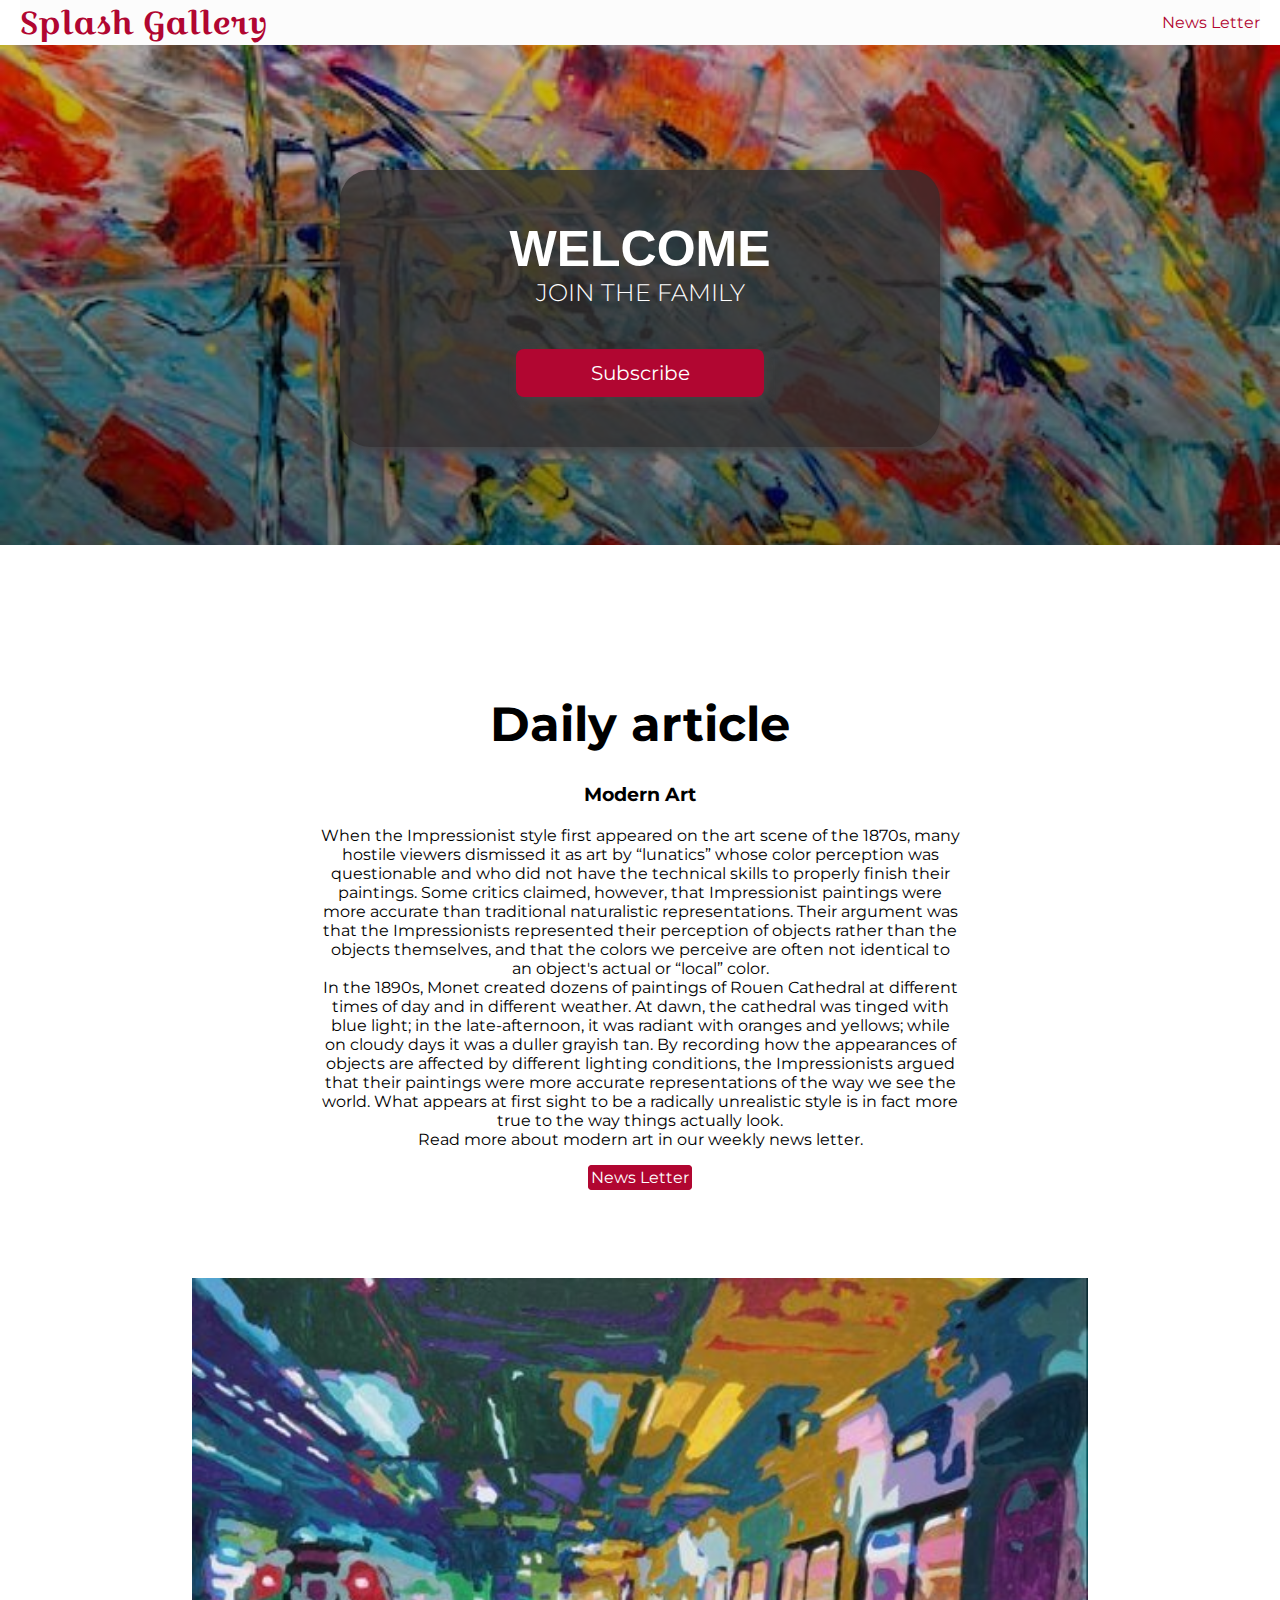
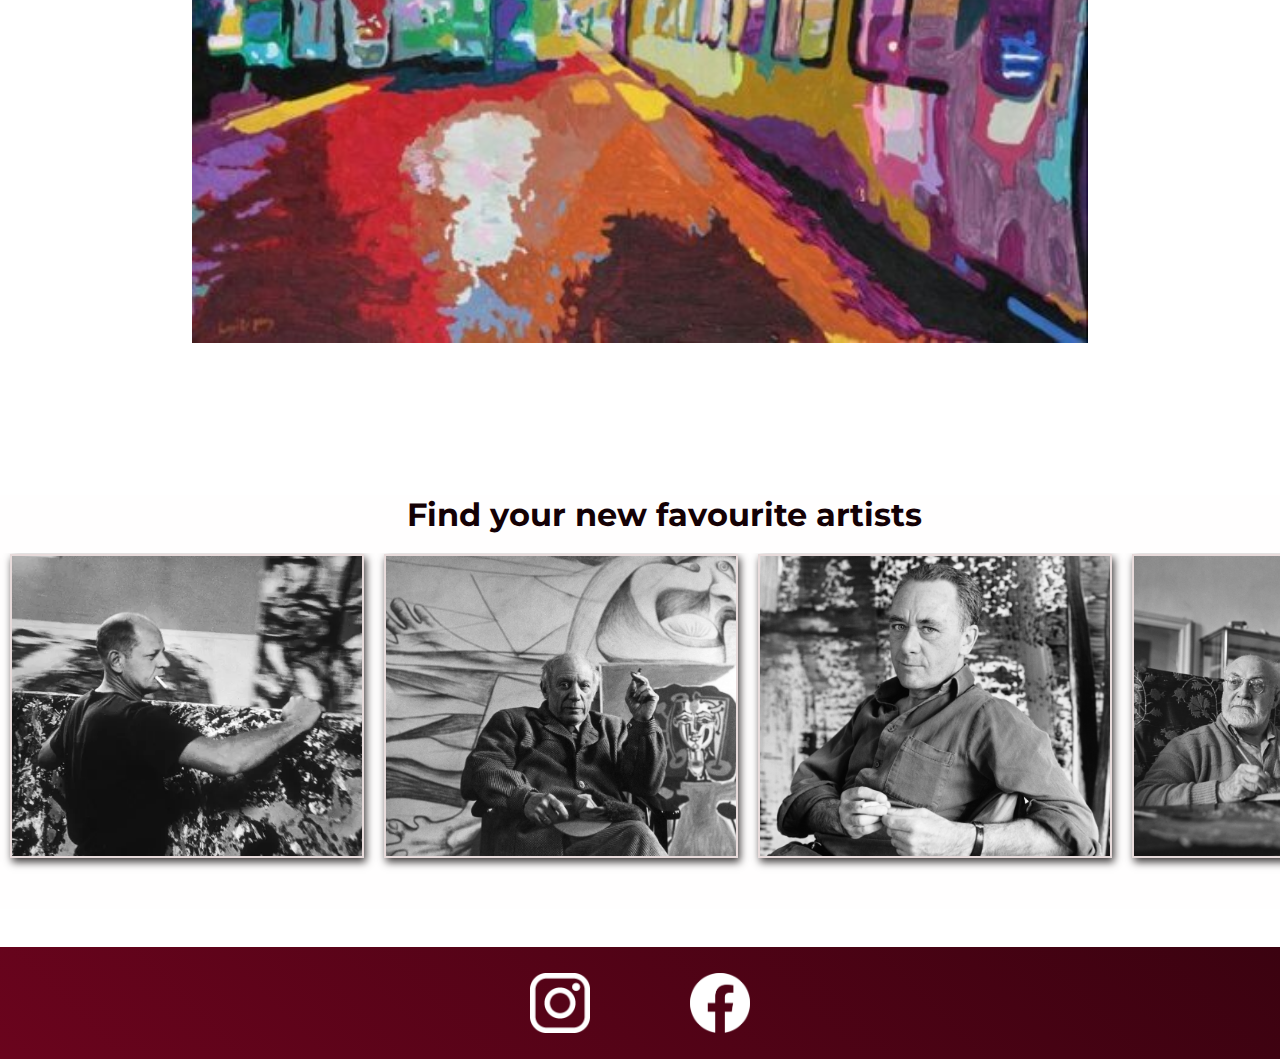
<file: index.html>
<!DOCTYPE html>
<html lang="en">
  <head>
    <meta charset="UTF-8" />
    <meta name="viewport" content="width=device-width, initial-scale=1.0" />
    <link rel="preconnect" href="https://fonts.googleapis.com">
<link rel="preconnect" href="https://fonts.gstatic.com" crossorigin>
<link href="https://fonts.googleapis.com/css2?family=Cormorant+Garamond:ital,wght@0,300;0,400;0,500;0,600;0,700;1,300;1,400;1,600;1,700&family=Croissant+One&family=Dancing+Script:wght@700&family=Fira+Sans:wght@400;700&family=Homemade+Apple&family=Indie+Flower&family=Montserrat:ital,wght@0,100;0,200;0,300;0,400;0,500;0,600;0,800;0,900;1,100;1,200;1,300;1,400;1,500;1,600;1,700;1,800;1,900&family=Mooli&family=Oswald:wght@700&family=Poppins:ital,wght@0,100;0,200;0,300;0,500;0,600;0,700;0,800;1,100;1,200;1,300;1,400;1,500;1,600;1,700;1,800;1,900&family=Sedgwick+Ave&family=Sedgwick+Ave+Display&family=Yellowtail&display=swap" rel="stylesheet">
    <title>Splash Gallery</title>
    <link rel="stylesheet" href="shared.css" />
    <link rel="stylesheet" href="styles.css" />
  </head>
  <body>
    <header>
      <nav>
        <div class="logo">
          <a href="index.html">Splash Gallery</a>
        </div>
        <ul class="nav-li">
          <li class="nav-list-items"><a href="news-letter.html">News Letter</a></li>
        </ul>
      </nav>
    </header>
    <main>
      <section id="hero">
        <center>
          <div id="hero-content">
            <h1>Welcome</h1>
            <p>Join the family</p>
            <a href="#">Subscribe</a>
          </div>
        </center>
      </section>
      <section style="height: 150px" id="blank"></section>
      <section class="blog">
        <div class="blog-title">
          <h2 class="testi">Daily article</h2>
        </div>
        
      <div class="short-intro">
        <div class="info">
        <h3 style="text-align: center; padding: 20px 0;">Modern Art</h3>
        <p style="text-align: center;">
          When the Impressionist style first appeared on the art scene of the 1870s, many hostile viewers dismissed it as art by “lunatics” whose color perception was questionable and who did not have the technical skills to properly finish their paintings. Some critics claimed, however, that Impressionist paintings were more accurate than traditional naturalistic representations. Their argument was that the Impressionists represented their perception of objects rather than the objects themselves, and that the colors we perceive are often not identical to an object's actual or “local” color.
        </p>
        <p style="text-align: center;" class="hidden-p">In the 1890s, Monet created dozens of paintings of Rouen Cathedral at different times of day and in different weather. At dawn, the cathedral was tinged with blue light; in the late-afternoon, it was radiant with oranges and yellows; while on cloudy days it was a duller grayish tan. By recording how the appearances of objects are affected by different lighting conditions, the Impressionists argued that their paintings were more accurate representations of the way we see the world. What appears at first sight to be a radically unrealistic style is in fact more true to the way things actually look.</p>
        <p style="text-align: center;">Read more about modern art in our weekly news letter.<br> <br> <a href="news-letter.html"> News Letter</a> </p>
      </div>  
      </div>
      <div style="align-self: center; width: 70%; padding-top: 15px;" class="info-photo">
          <img src="images/Modern-Works-of-Art.jpg" alt="">
        </div>
      </section>
      <section style="height: 100px" id="blank"></section>
      <section id="second-section">
        <p>Find your new favourite artists</p>
        
            <div>
                <button class="icon" onclick="scrolll()"><i class="fas fa-angle-left"></i></button>
            </div>
            <div class="cover">
             <ul id="scroll-images">
            <li class="child">
                <a href="https://en.wikipedia.org/wiki/Jackson_Pollock">
                    <img class="child-img" src="images/artist-1.webp" alt="Jackson Pollock">   
                </a>
            </li>
            <li class="child">
                <a href="https://en.wikipedia.org/wiki/Pablo_Picasso">
                    <img class="child-img" src="images/artist-2.jpg" alt="Pablo Picasso">
                </a>
            </li>
            <li class="child">
                <a href="https://en.wikipedia.org/wiki/Gerhard_Richter">
                    <img class="child-img" src="images/artist-3.jpg" alt="Gerhard Richter">    
                </a>
            </li>
            <li class="child">
                <a href="https://en.wikipedia.org/wiki/Henri_Matisse">
                    <img class="child-img" src="images/artist-4.jpg" alt="Henri Matisse">
                </a>
            </li>
            <li class="child">
                <a href="https://en.wikipedia.org/wiki/Andy_Warhol">
                    <img class="child-img" src="images/artist-5.jpg" alt="Andy Warhol">
                </a>
            </li>
            <li class="child">
                <a href="https://en.wikipedia.org/wiki/Salvador_Dal%C3%AD">
                    <img class="child-img" src="images/artist-6.webp" alt="Salvador Dalí">
                </a>
            </li>
        </ul>
        </div>
        <button class="icon" onclick="scrollr()"><i class="fas fa-angle-right"></i></button>

        <script>
            function scrolll(){
                var left=document.querySelector(".scroll-images");
                left.scrollBy(350, 0);
            }
            function scrollr(){
                var right=document.querySelector(".scroll-images");
                right.scrollBy(-350, 0);
            }
        </script>
       
    </section>
    <br>
    <br>
    </main>
    <footer>
        <ul>
          <li>
            <a href="https://www.instagram.com">
              <img src="images/icons/insta.png" alt="Instagram logo"
            /></a>
          </li>
          <li>
            <a href="https://www.facebook.com">
              <img src="images/icons/facebook.png" alt="Facebook logo" />
            </a>
          </li>
        </ul>
      </footer>
  </body>
</html>
</file>
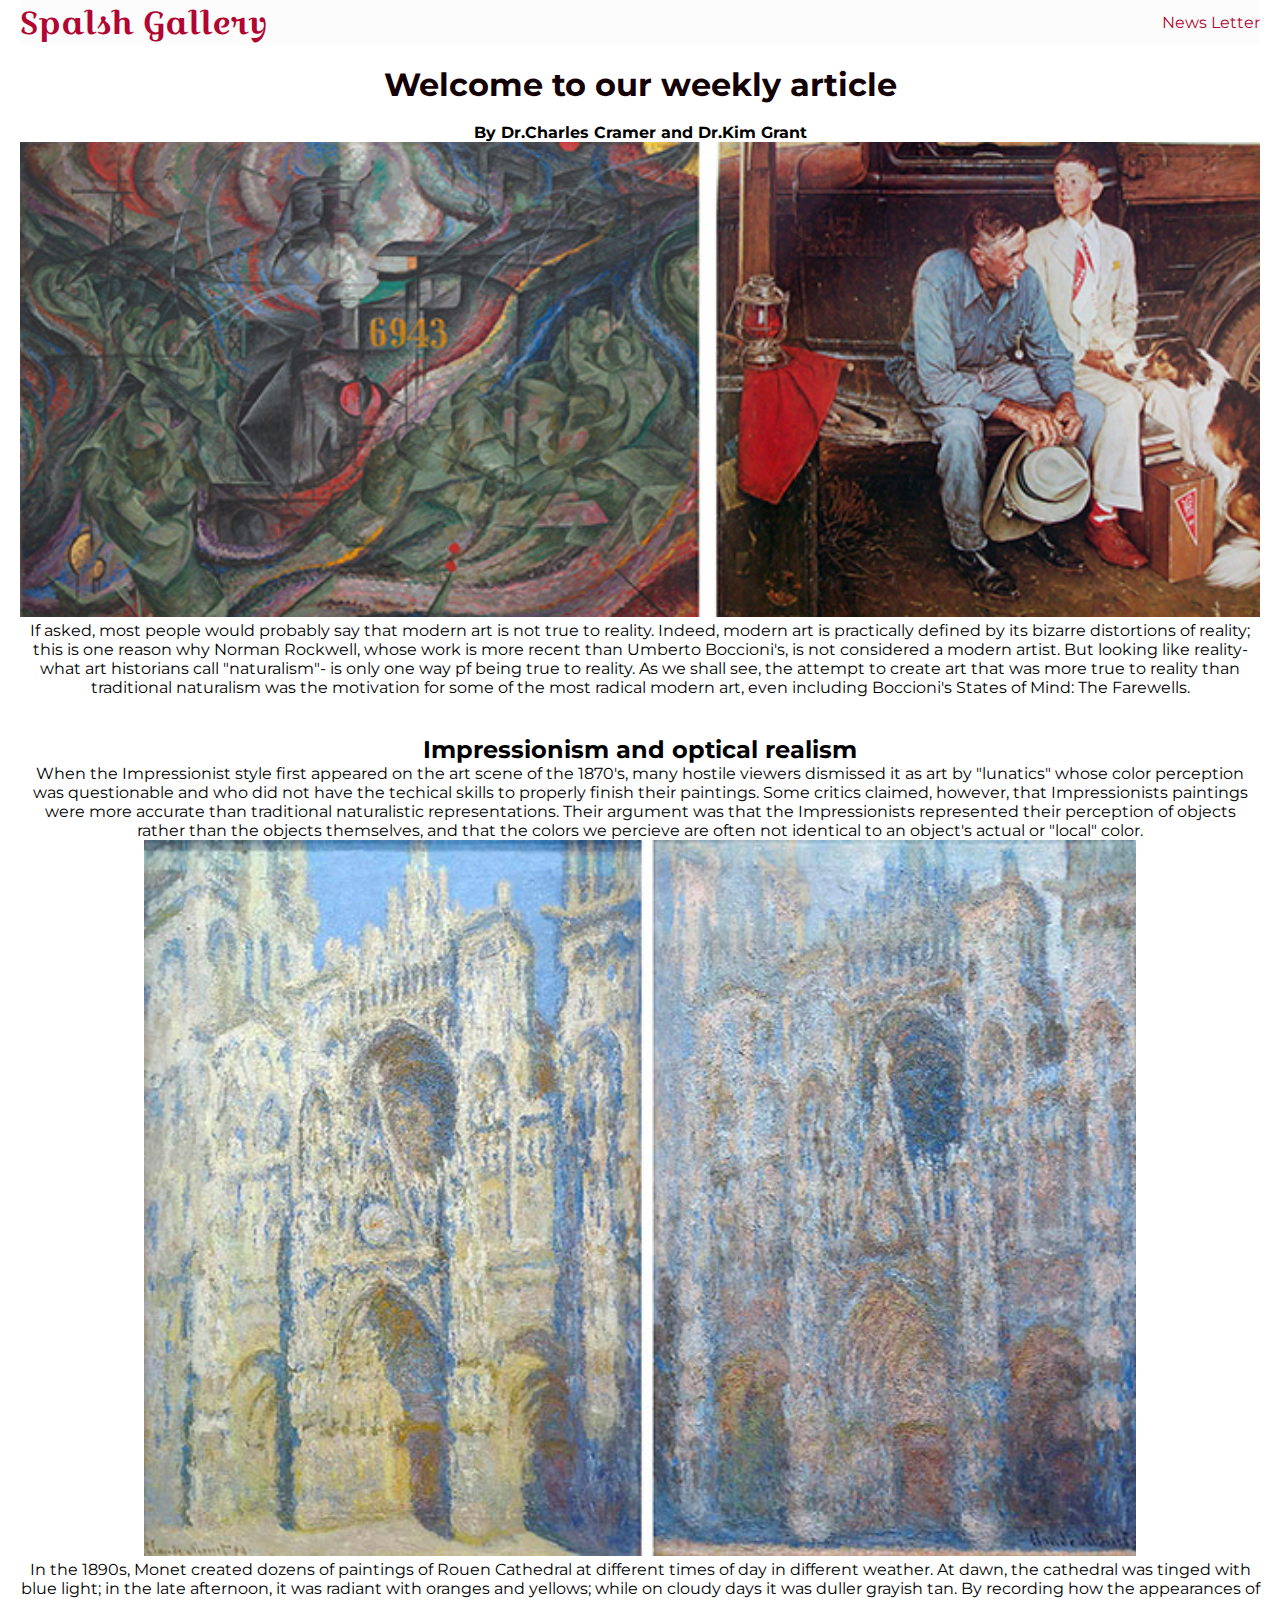
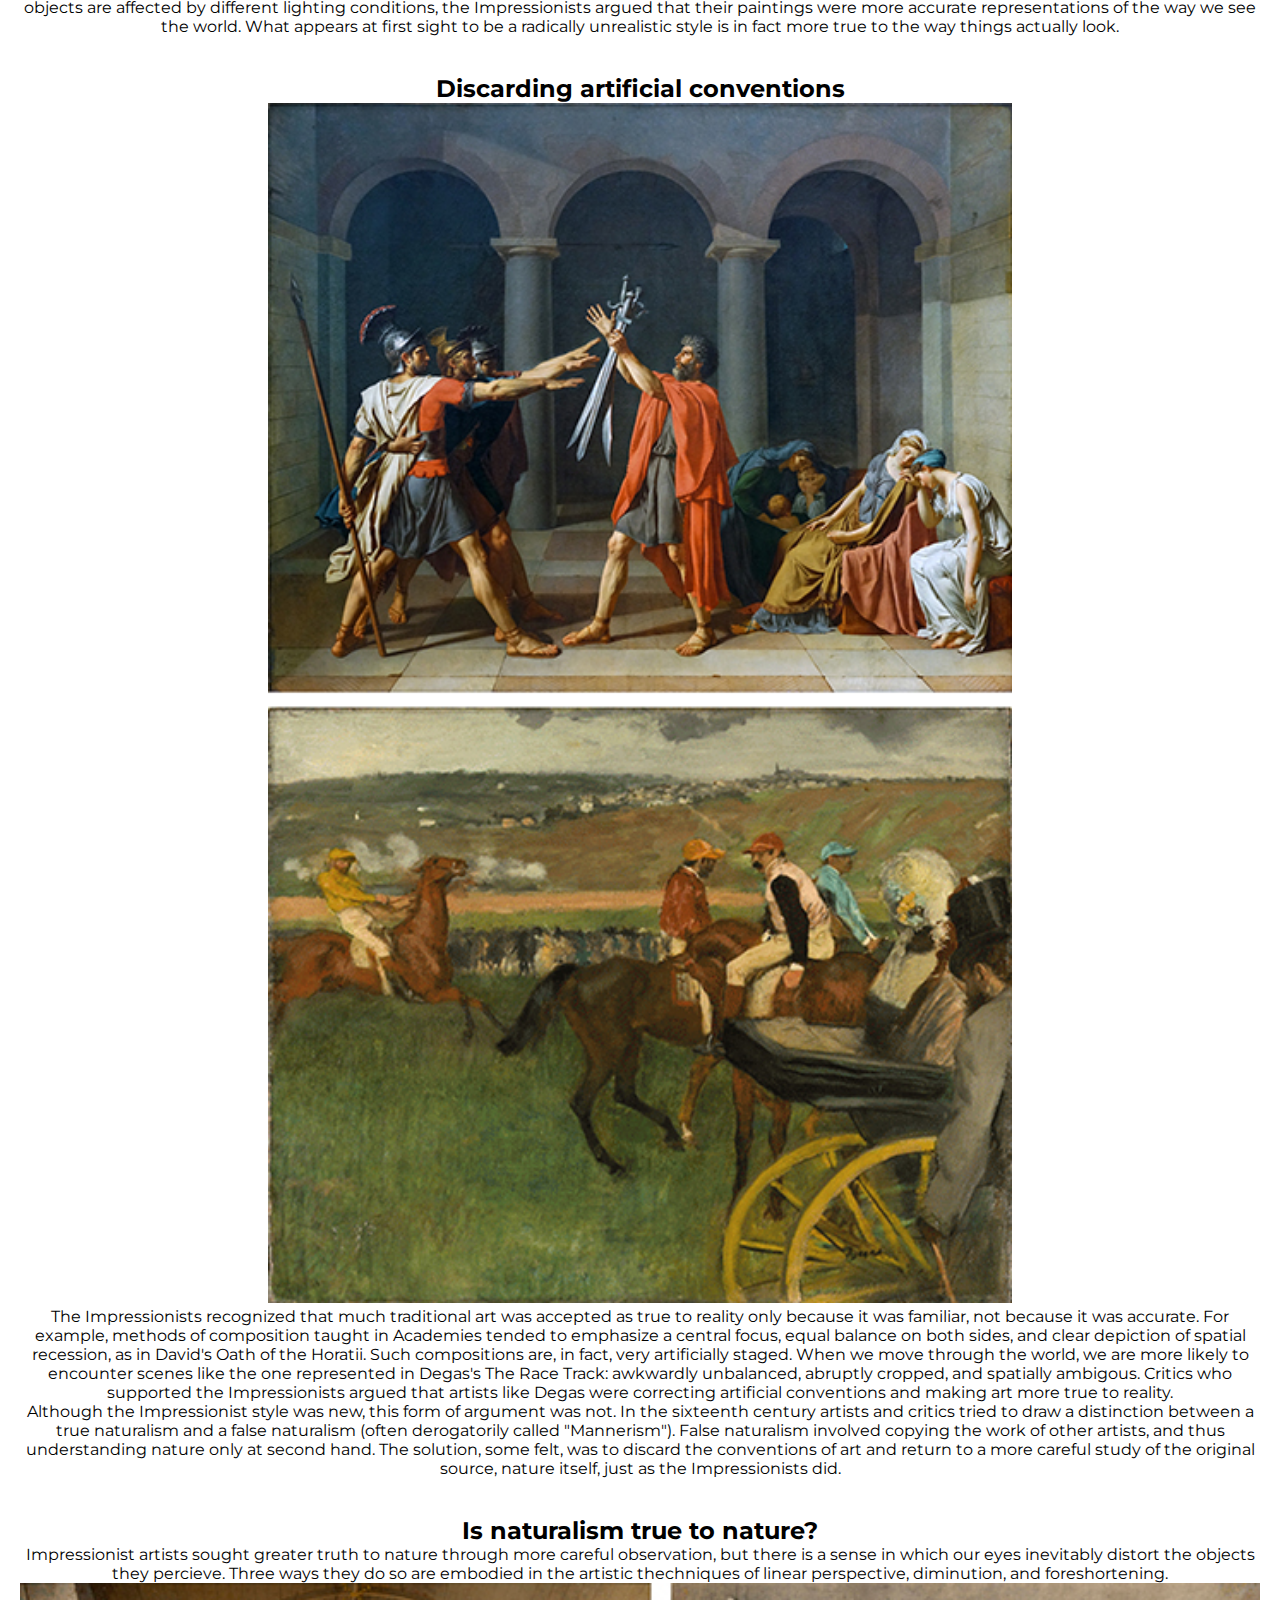
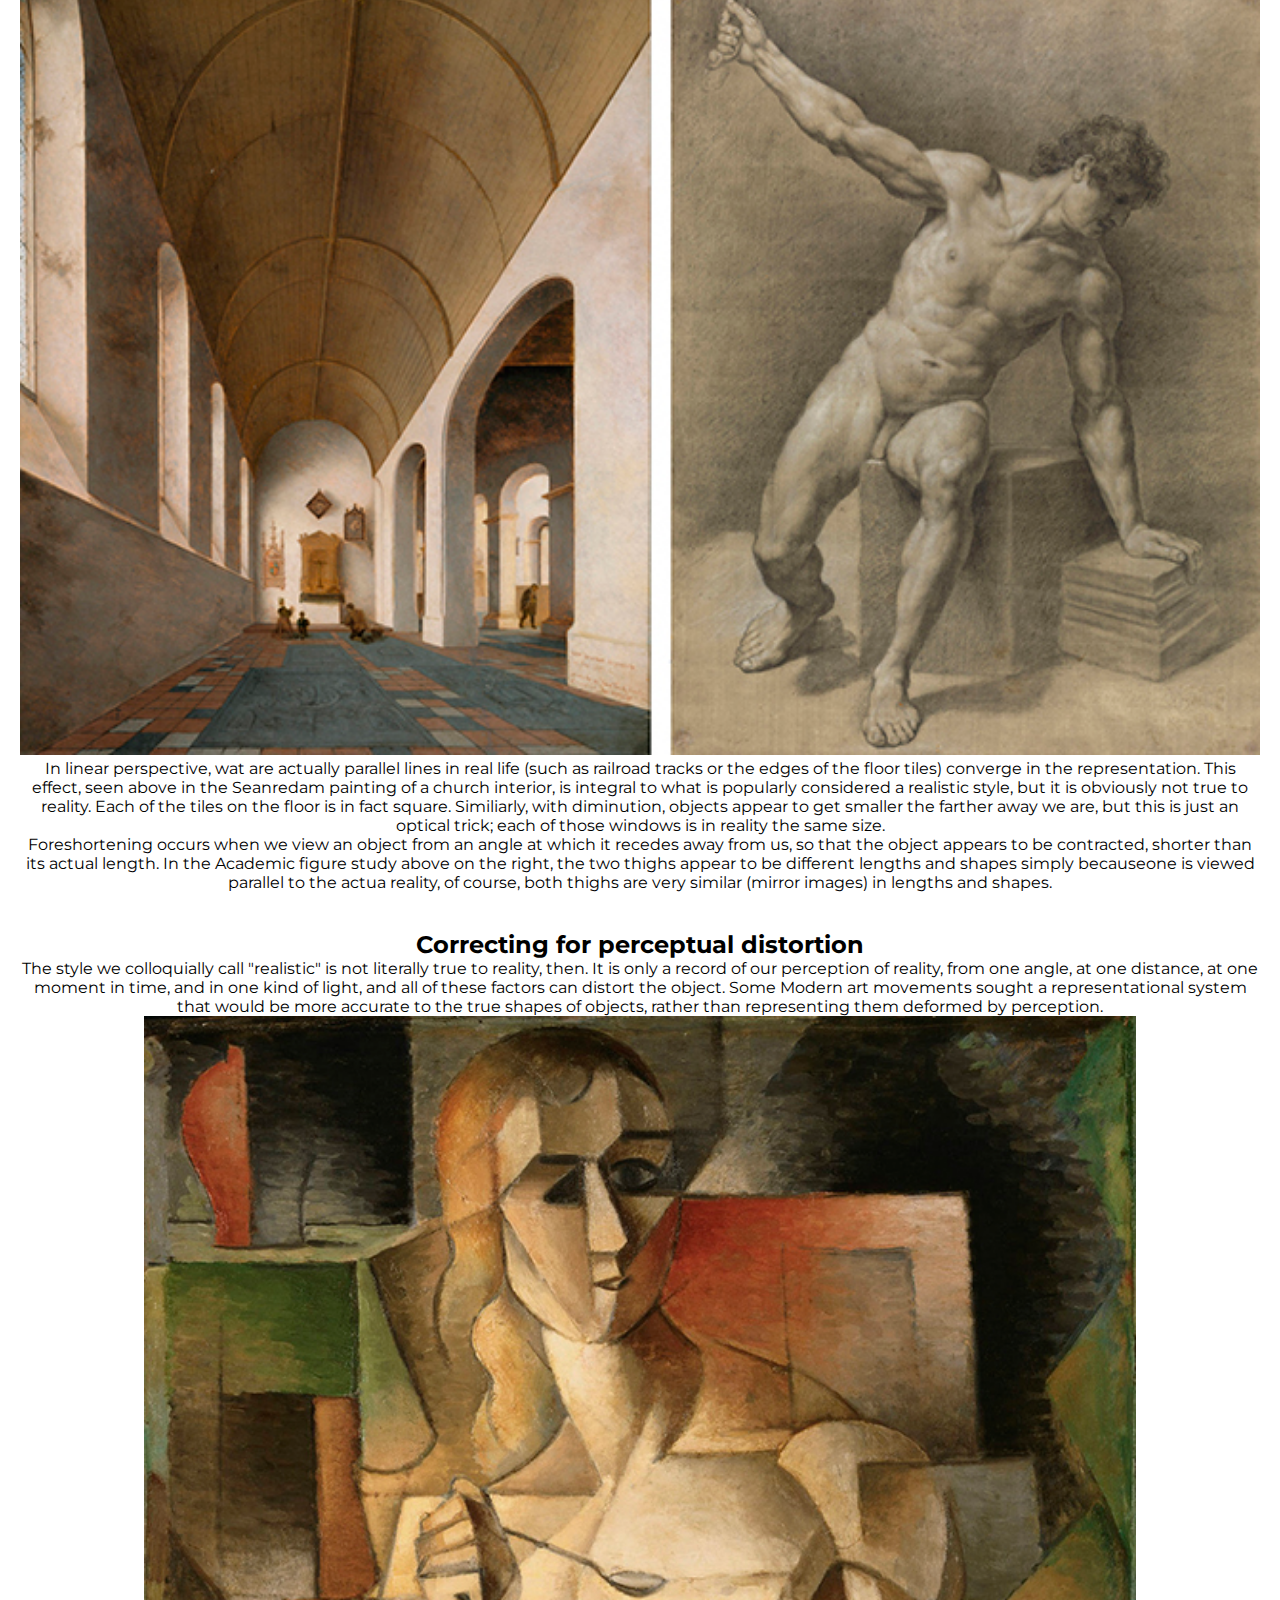
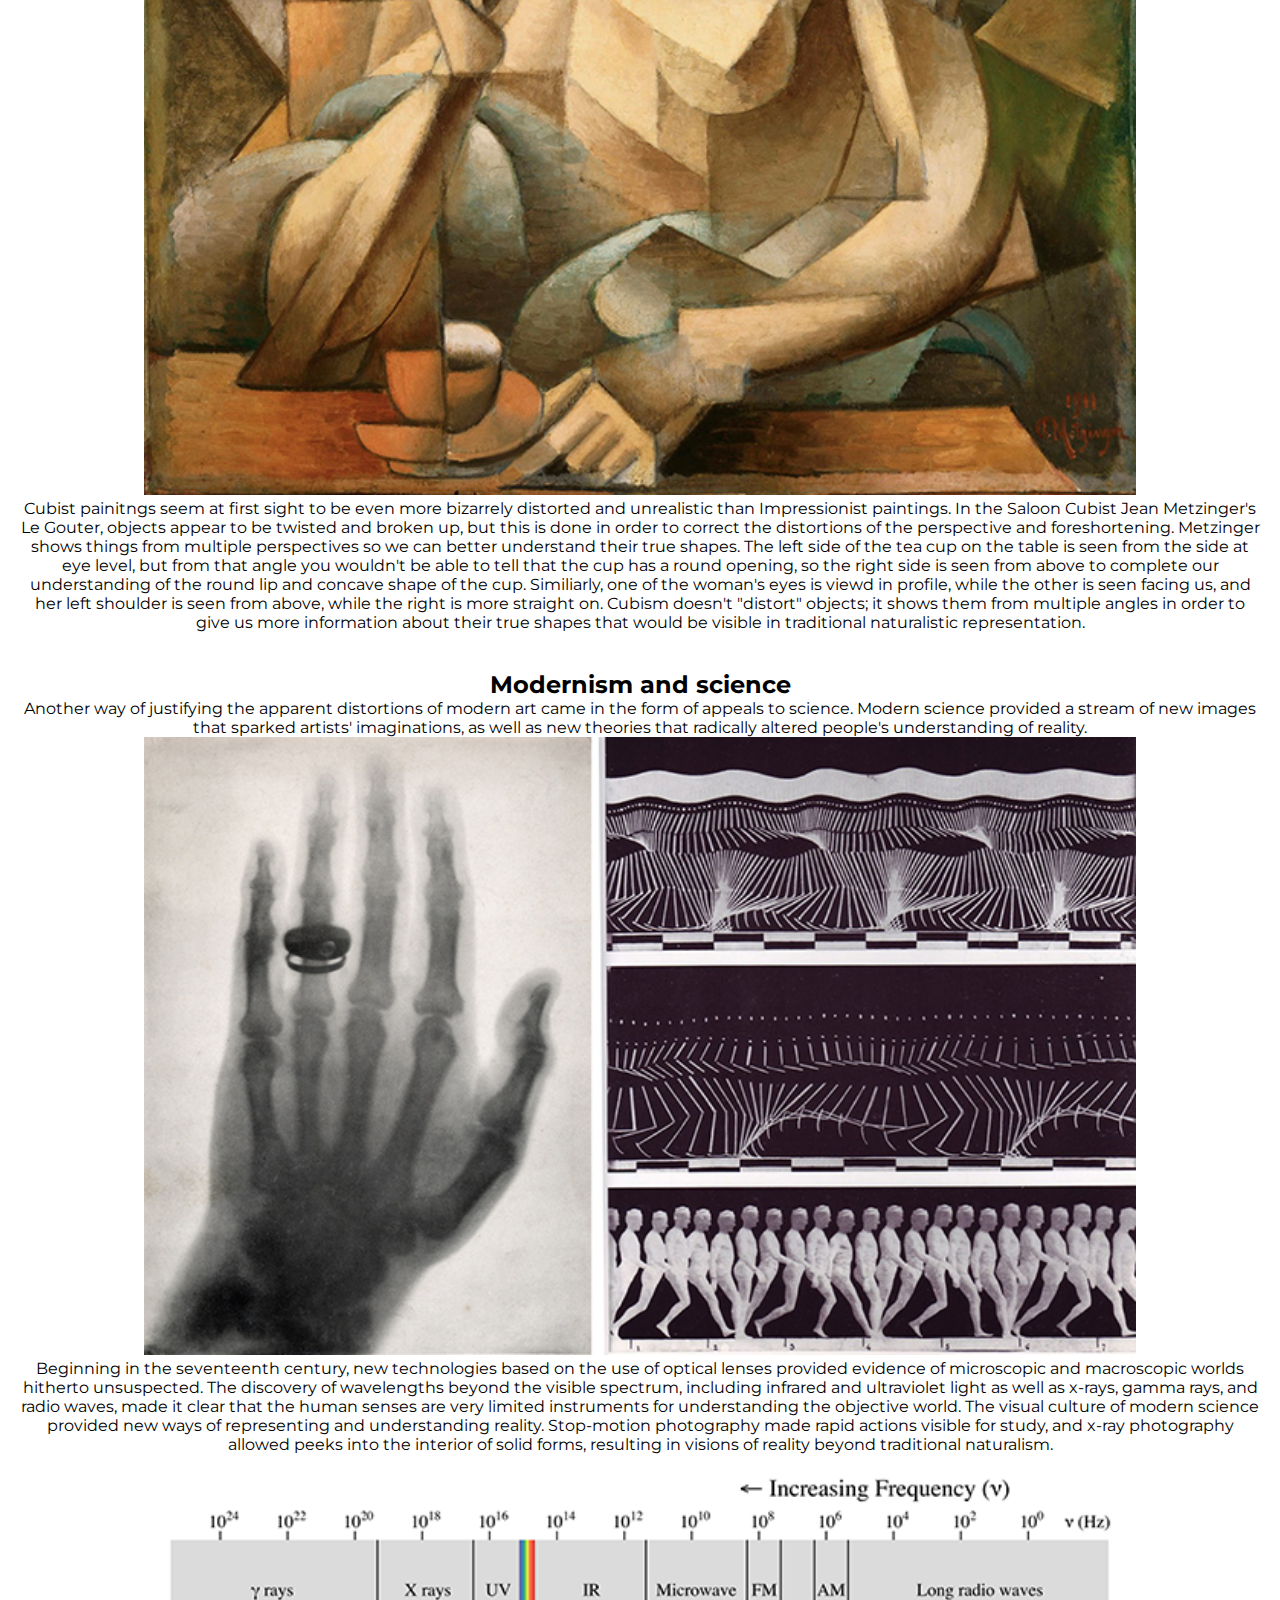
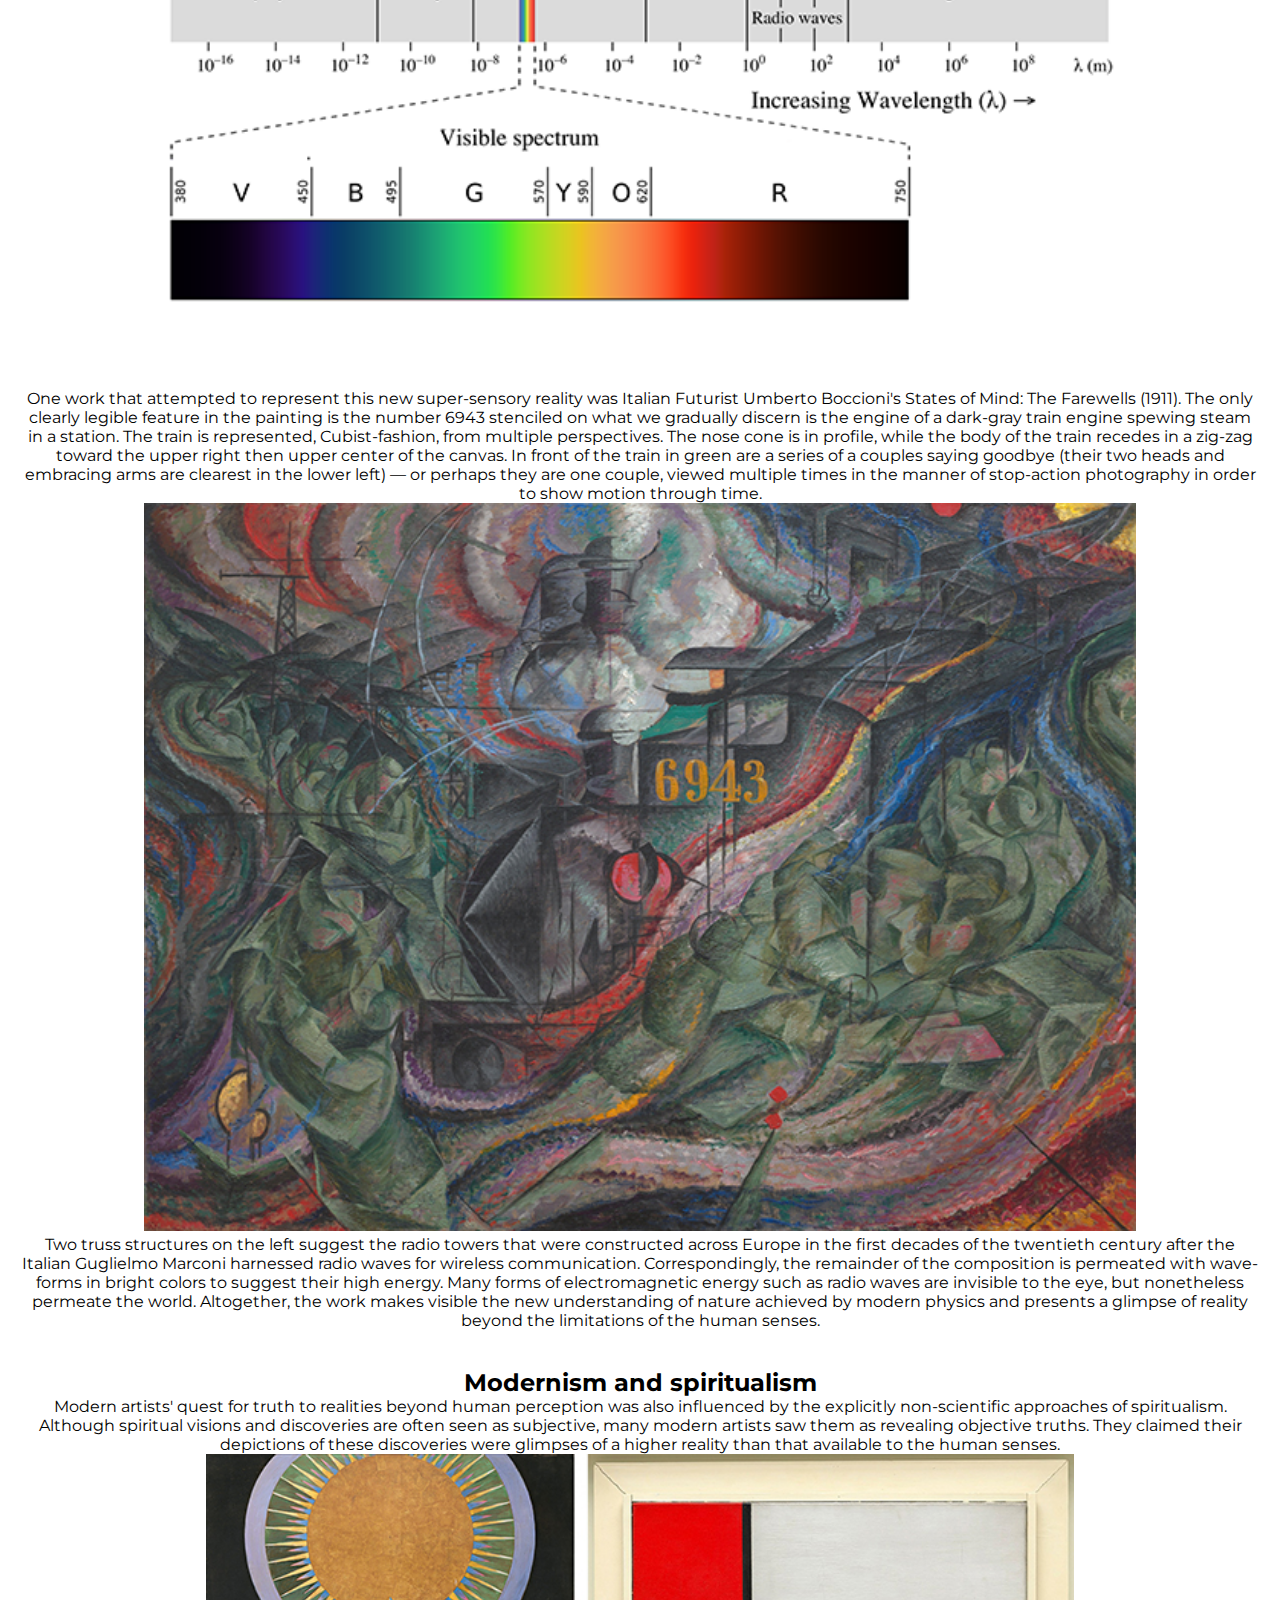
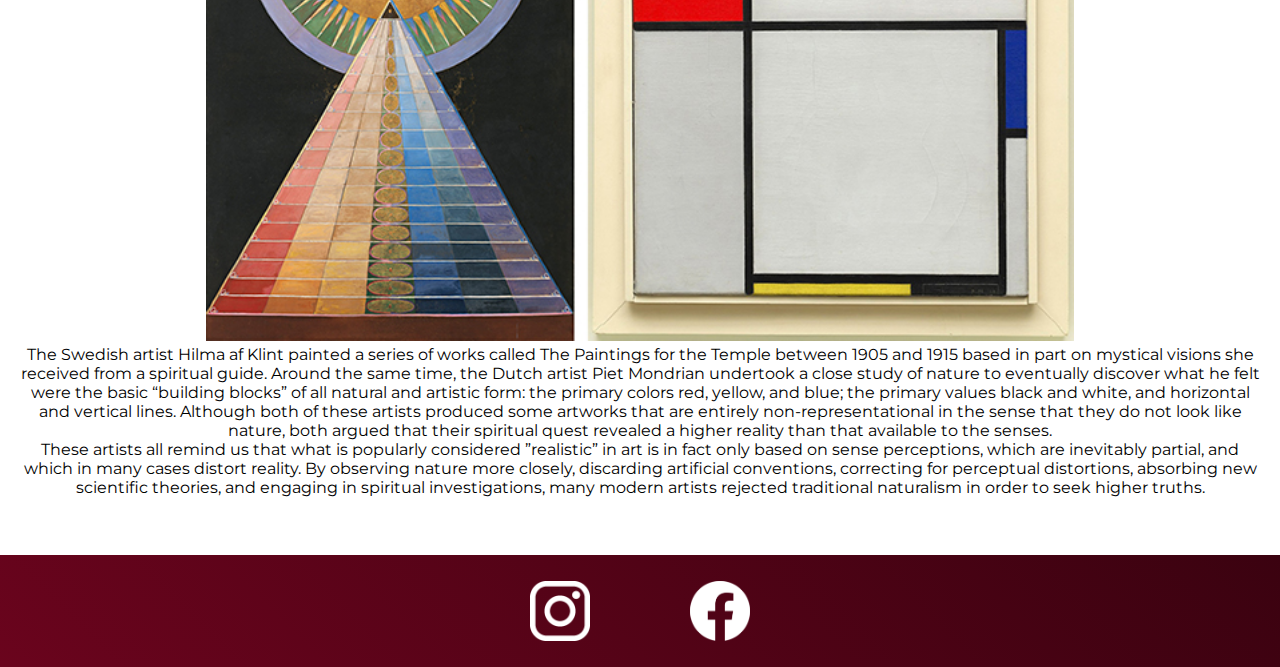
<file: news-letter.html>
<!DOCTYPE html>
<html lang="en">
  <head>
    <meta charset="UTF-8" />
    <meta name="viewport" content="width=device-width, initial-scale=1.0" />
    <link rel="preconnect" href="https://fonts.googleapis.com" />
    <link rel="preconnect" href="https://fonts.gstatic.com" crossorigin />
    <link
      href="https://fonts.googleapis.com/css2?family=Cormorant+Garamond:ital,wght@0,300;0,400;0,500;0,600;0,700;1,300;1,400;1,600;1,700&family=Croissant+One&family=Dancing+Script:wght@700&family=Fira+Sans:wght@400;700&family=Homemade+Apple&family=Indie+Flower&family=Montserrat:ital,wght@0,100;0,200;0,300;0,400;0,500;0,600;0,800;0,900;1,100;1,200;1,300;1,400;1,500;1,600;1,700;1,800;1,900&family=Mooli&family=Oswald:wght@700&family=Poppins:ital,wght@0,100;0,200;0,300;0,500;0,600;0,700;0,800;1,100;1,200;1,300;1,400;1,500;1,600;1,700;1,800;1,900&family=Sedgwick+Ave&family=Sedgwick+Ave+Display&family=Yellowtail&display=swap"
      rel="stylesheet"
    />
    <title>News Letter</title>
    <link rel="stylesheet" href="shared.css" />
    <link rel="stylesheet" href="styles.css" />
  </head>
  <body>
    <header>
      <nav>
        <div class="logo">
          <a href="index.html">Spalsh Gallery</a>
        </div>
        <ul class="nav-li">
          <li class="nav-list-items">
            <a href="news-letter.html">News Letter</a>
          </li>
        </ul>
      </nav>
    </header>
    <main style="margin: 20px">
      <div class="article-heading">
        <h1 style="text-align: center; color: #140105">
          Welcome to our weekly article
        </h1>
        <br />
      </div>
      <div style="text-align: center" class="article-box">
        <h4>By Dr.Charles Cramer and Dr.Kim Grant</h4>
        <img style="width: 100%;"" src="images/a-1.jpg" alt="Left: Umberto
        Boccioni, States of Mind: The Farewells, 1911, oil on canvas, 70.5 x
        96.2 cm (MoMA); Right: Norman Rockwell, Breaking Home Ties, 1954, oil on
        canvas, 112 x 112 cm (private collection)" />
        <p>
          If asked, most people would probably say that modern art is not true
          to reality. Indeed, modern art is practically defined by its bizarre
          distortions of reality; this is one reason why Norman Rockwell, whose
          work is more recent than Umberto Boccioni's, is not considered a
          modern artist. But looking like reality- what art historians call
          "naturalism"- is only one way pf being true to reality. As we shall
          see, the attempt to create art that was more true to reality than
          traditional naturalism was the motivation for some of the most radical
          modern art, even including Boccioni's States of Mind: The Farewells.
        </p>
      </div>
      <br>
      <br>
      <div style="text-align: center" class="article-box">
        <h2>Impressionism and optical realism</h2>
        <p>
          When the Impressionist style first appeared on the art scene of the
          1870's, many hostile viewers dismissed it as art by "lunatics" whose
          color perception was questionable and who did not have the techical
          skills to properly finish their paintings. Some critics claimed,
          however, that Impressionists paintings were more accurate than
          traditional naturalistic representations. Their argument was that the
          Impressionists represented their perception of objects rather than the
          objects themselves, and that the colors we percieve are often not
          identical to an object's actual or "local" color.
        </p>
        <img
          style="width: 80%"
          src="images/a-2.jpg"
          alt="Left: Claude Monet, Rouen Cathedral (The Portal and the Tour d’Albane in full Sunlight) also called Harmony in Blue and Gold, painted 1893, dated 1894, oil on canvas, 107 x 73 cm (Musée d’Orsay); Right: Rouen Cathedral, Portal, Morning sun, 1893, oil on canvas, 92.2 x 63.0 (Musée d’Orsay"
        />
        <p>
          In the 1890s, Monet created dozens of paintings of Rouen Cathedral at
          different times of day in different weather. At dawn, the cathedral
          was tinged with blue light; in the late afternoon, it was radiant with
          oranges and yellows; while on cloudy days it was duller grayish tan.
          By recording how the appearances of objects are affected by different
          lighting conditions, the Impressionists argued that their paintings
          were more accurate representations of the way we see the world. What
          appears at first sight to be a radically unrealistic style is in fact
          more true to the way things actually look.
        </p>
      </div>
      <br>
      <br>
      <div style="text-align: center" class="article-box">
        <h2>Discarding artificial conventions</h2>
        <img
          style="width: 60%"
          src="images/a-3.jpg"
          alt="Top: Jacques-Louis David, Oath of the Horatii, 1784, oil on canvas, 3.3 x 4.25 m (Musée du Louvre); Bottom: Edgar Degas, The Race Track: Amateur Jockeys near a Carriage, between 1876 and 1887, oil on canvas, 66 × 81 cm (Musée d’Orsay)"
        />
        <p>
          The Impressionists recognized that much traditional art was accepted
          as true to reality only because it was familiar, not because it was
          accurate. For example, methods of composition taught in Academies
          tended to emphasize a central focus, equal balance on both sides, and
          clear depiction of spatial recession, as in David's Oath of the
          Horatii. Such compositions are, in fact, very artificially staged.
          When we move through the world, we are more likely to encounter scenes
          like the one represented in Degas's The Race Track: awkwardly
          unbalanced, abruptly cropped, and spatially ambigous. Critics who
          supported the Impressionists argued that artists like Degas were
          correcting artificial conventions and making art more true to reality.
        </p>
        <p>
          Although the Impressionist style was new, this form of argument was
          not. In the sixteenth century artists and critics tried to draw a
          distinction between a true naturalism and a false naturalism (often
          derogatorily called "Mannerism"). False naturalism involved copying
          the work of other artists, and thus understanding nature only at
          second hand. The solution, some felt, was to discard the conventions
          of art and return to a more careful study of the original source,
          nature itself, just as the Impressionists did.
        </p>
      </div>
      <br>
      <br>
      <div style="text-align: center" class="article-box">
        <h2>Is naturalism true to nature?</h2>
        <p>
          Impressionist artists sought greater truth to nature through more
          careful observation, but there is a sense in which our eyes inevitably
          distort the objects they percieve. Three ways they do so are embodied
          in the artistic thechniques of linear perspective, diminution, and
          foreshortening.
        </p>
        <img style="width: 100%;"
          src="images/a-4.jpg"
          alt="Left: Pieter Saenredam, St Antoniuskapel in St Janskerk, Utrecht, 1645, oil on panel, 41.7 x 23 cm, (Centraal Museum, Utrecht); Right: Anton von Maron, Academic nude study, late 18th or early 19th century, black and white chalk on paper, 52.7 x 39.4 cm (private collection)"
        />
        <p>
          In linear perspective, wat are actually parallel lines in real life
          (such as railroad tracks or the edges of the floor tiles) converge in
          the representation. This effect, seen above in the Seanredam painting
          of a church interior, is integral to what is popularly considered a
          realistic style, but it is obviously not true to reality. Each of the
          tiles on the floor is in fact square. Similiarly, with diminution,
          objects appear to get smaller the farther away we are, but this is
          just an optical trick; each of those windows is in reality the same
          size.
        </p>
        <p>
          Foreshortening occurs when we view an object from an angle at which it
          recedes away from us, so that the object appears to be contracted,
          shorter than its actual length. In the Academic figure study above on
          the right, the two thighs appear to be different lengths and shapes
          simply becauseone is viewed parallel to the actua reality, of course,
          both thighs are very similar (mirror images) in lengths and shapes.
        </p>
      </div>
      <br>
      <br>
      <div style="text-align: center" class="article-box">
        <h2>Correcting for perceptual distortion</h2>
        <p>
          The style we colloquially call "realistic" is not literally true to
          reality, then. It is only a record of our perception of reality, from
          one angle, at one distance, at one moment in time, and in one kind of
          light, and all of these factors can distort the object. Some Modern
          art movements sought a representational system that would be more
          accurate to the true shapes of objects, rather than representing them
          deformed by perception.
        </p>
        <img
          style="width: 80%"
          src="images/a-5.jpg"
          alt="Jean Metzinger, Le Goûter, 1911, oil on cardboard, 29 7/8 x 27 5/8 inches (Philadelphia Museum of Art)"
        />
        <p>
          Cubist painitngs seem at first sight to be even more bizarrely
          distorted and unrealistic than Impressionist paintings. In the Saloon
          Cubist Jean Metzinger's Le Gouter, objects appear to be twisted and
          broken up, but this is done in order to correct the distortions of the
          perspective and foreshortening. Metzinger shows things from multiple
          perspectives so we can better understand their true shapes. The left
          side of the tea cup on the table is seen from the side at eye level,
          but from that angle you wouldn't be able to tell that the cup has a
          round opening, so the right side is seen from above to complete our
          understanding of the round lip and concave shape of the cup.
          Similiarly, one of the woman's eyes is viewd in profile, while the
          other is seen facing us, and her left shoulder is seen from above,
          while the right is more straight on. Cubism doesn't "distort" objects;
          it shows them from multiple angles in order to give us more
          information about their true shapes that would be visible in
          traditional naturalistic representation.
        </p>
      </div>
      <br>
      <br>
      <div style="text-align: center" class="article-box">
        <h2>Modernism and science</h2>
        <p>
          Another way of justifying the apparent distortions of modern art came
          in the form of appeals to science. Modern science provided a stream of
          new images that sparked artists' imaginations, as well as new theories
          that radically altered people's understanding of reality.
        </p>
        <img
          style="width: 80%"
          src="images/a-6.jpg"
          alt="Left: Wilhelm Röntgen, X-ray photograph of the hand of Albert von Kölliker, from Eine Neue Art von Strahlen (Würzburg, 1895); Right: Étienne-Jules Marey, photographs showing human locomotion, c. 1895"
        />
        <p>
          Beginning in the seventeenth century, new technologies based on the
          use of optical lenses provided evidence of microscopic and macroscopic
          worlds hitherto unsuspected. The discovery of wavelengths beyond the
          visible spectrum, including infrared and ultraviolet light as well as
          x-rays, gamma rays, and radio waves, made it clear that the human
          senses are very limited instruments for understanding the objective
          world. The visual culture of modern science provided new ways of
          representing and understanding reality. Stop-motion photography made
          rapid actions visible for study, and x-ray photography allowed peeks
          into the interior of solid forms, resulting in visions of reality
          beyond traditional naturalism.
        </p>
        <img
          style="width: 80%"
          src="images/a-6.1.png"
          alt="Diagram of the electromagnetic spectrum (image: Philip Ronan, Gringer)"
        />
        <p>
          One work that attempted to represent this new super-sensory reality
          was Italian Futurist Umberto Boccioni's States of Mind: The Farewells
          (1911). The only clearly legible feature in the painting is the number
          6943 stenciled on what we gradually discern is the engine of a
          dark-gray train engine spewing steam in a station. The train is
          represented, Cubist-fashion, from multiple perspectives. The nose cone
          is in profile, while the body of the train recedes in a zig-zag toward
          the upper right then upper center of the canvas. In front of the train
          in green are a series of a couples saying goodbye (their two heads and
          embracing arms are clearest in the lower left) — or perhaps they are
          one couple, viewed multiple times in the manner of stop-action
          photography in order to show motion through time.
        </p>
        <img
          style="width: 80%"
          src="images/a-7.jpg"
          alt="Umberto Boccioni, States of Mind: The Farewells, 1911, oil on canvas, 70.5 x 96.2 cm (MoMA)"
        />
        <p>
          Two truss structures on the left suggest the radio towers that were
          constructed across Europe in the first decades of the twentieth
          century after the Italian Guglielmo Marconi harnessed radio waves for
          wireless communication. Correspondingly, the remainder of the
          composition is permeated with wave-forms in bright colors to suggest
          their high energy. Many forms of electromagnetic energy such as radio
          waves are invisible to the eye, but nonetheless permeate the world.
          Altogether, the work makes visible the new understanding of nature
          achieved by modern physics and presents a glimpse of reality beyond
          the limitations of the human senses.
        </p>
      </div>
      <br>
      <br>
      <div style="text-align: center" class="article-box">
        <h2>Modernism and spiritualism</h2>
        <p>
          Modern artists' quest for truth to realities beyond human perception
          was also influenced by the explicitly non-scientific approaches of
          spiritualism. Although spiritual visions and discoveries are often
          seen as subjective, many modern artists saw them as revealing
          objective truths. They claimed their depictions of these discoveries
          were glimpses of a higher reality than that available to the human
          senses.
        </p>
        <img style="width: 70%;"
          src="images/a-8.jpg"
          alt="Left: Hilma af Klint, Group X, No. 1, Altarpiece (Altarbild), 1915. Oil and metal leaf on canvas, 93 1/2 x 70 11/16 inches (237.5 x 179.5 cm); Right: Piet Mondrian, Composition, 1929, oil on canvas, 45.1 x 45.3 cm (Guggenheim Museum)"
        />
        <p>
          The Swedish artist Hilma af Klint painted a series of works called The
          Paintings for the Temple between 1905 and 1915 based in part on
          mystical visions she received from a spiritual guide. Around the same
          time, the Dutch artist Piet Mondrian undertook a close study of nature
          to eventually discover what he felt were the basic “building blocks”
          of all natural and artistic form: the primary colors red, yellow, and
          blue; the primary values black and white, and horizontal and vertical
          lines. Although both of these artists produced some artworks that are
          entirely non-representational in the sense that they do not look like
          nature, both argued that their spiritual quest revealed a higher
          reality than that available to the senses.
        </p>
        <p>
          These artists all remind us that what is popularly considered
          ”realistic” in art is in fact only based on sense perceptions, which
          are inevitably partial, and which in many cases distort reality. By
          observing nature more closely, discarding artificial conventions,
          correcting for perceptual distortions, absorbing new scientific
          theories, and engaging in spiritual investigations, many modern
          artists rejected traditional naturalism in order to seek higher
          truths.
        </p>
        <br />
        <br />
      </div>
    </main>
    <footer>
      <ul>
        <li>
          <a href="https://www.instagram.com">
            <img src="images/icons/insta.png" alt="Instagram logo"
          /></a>
        </li>
        <li>
          <a href="https://www.facebook.com">
            <img src="images/icons/facebook.png" alt="Facebook logo" />
          </a>
        </li>
      </ul>
    </footer>
  </body>
</html>
</file>
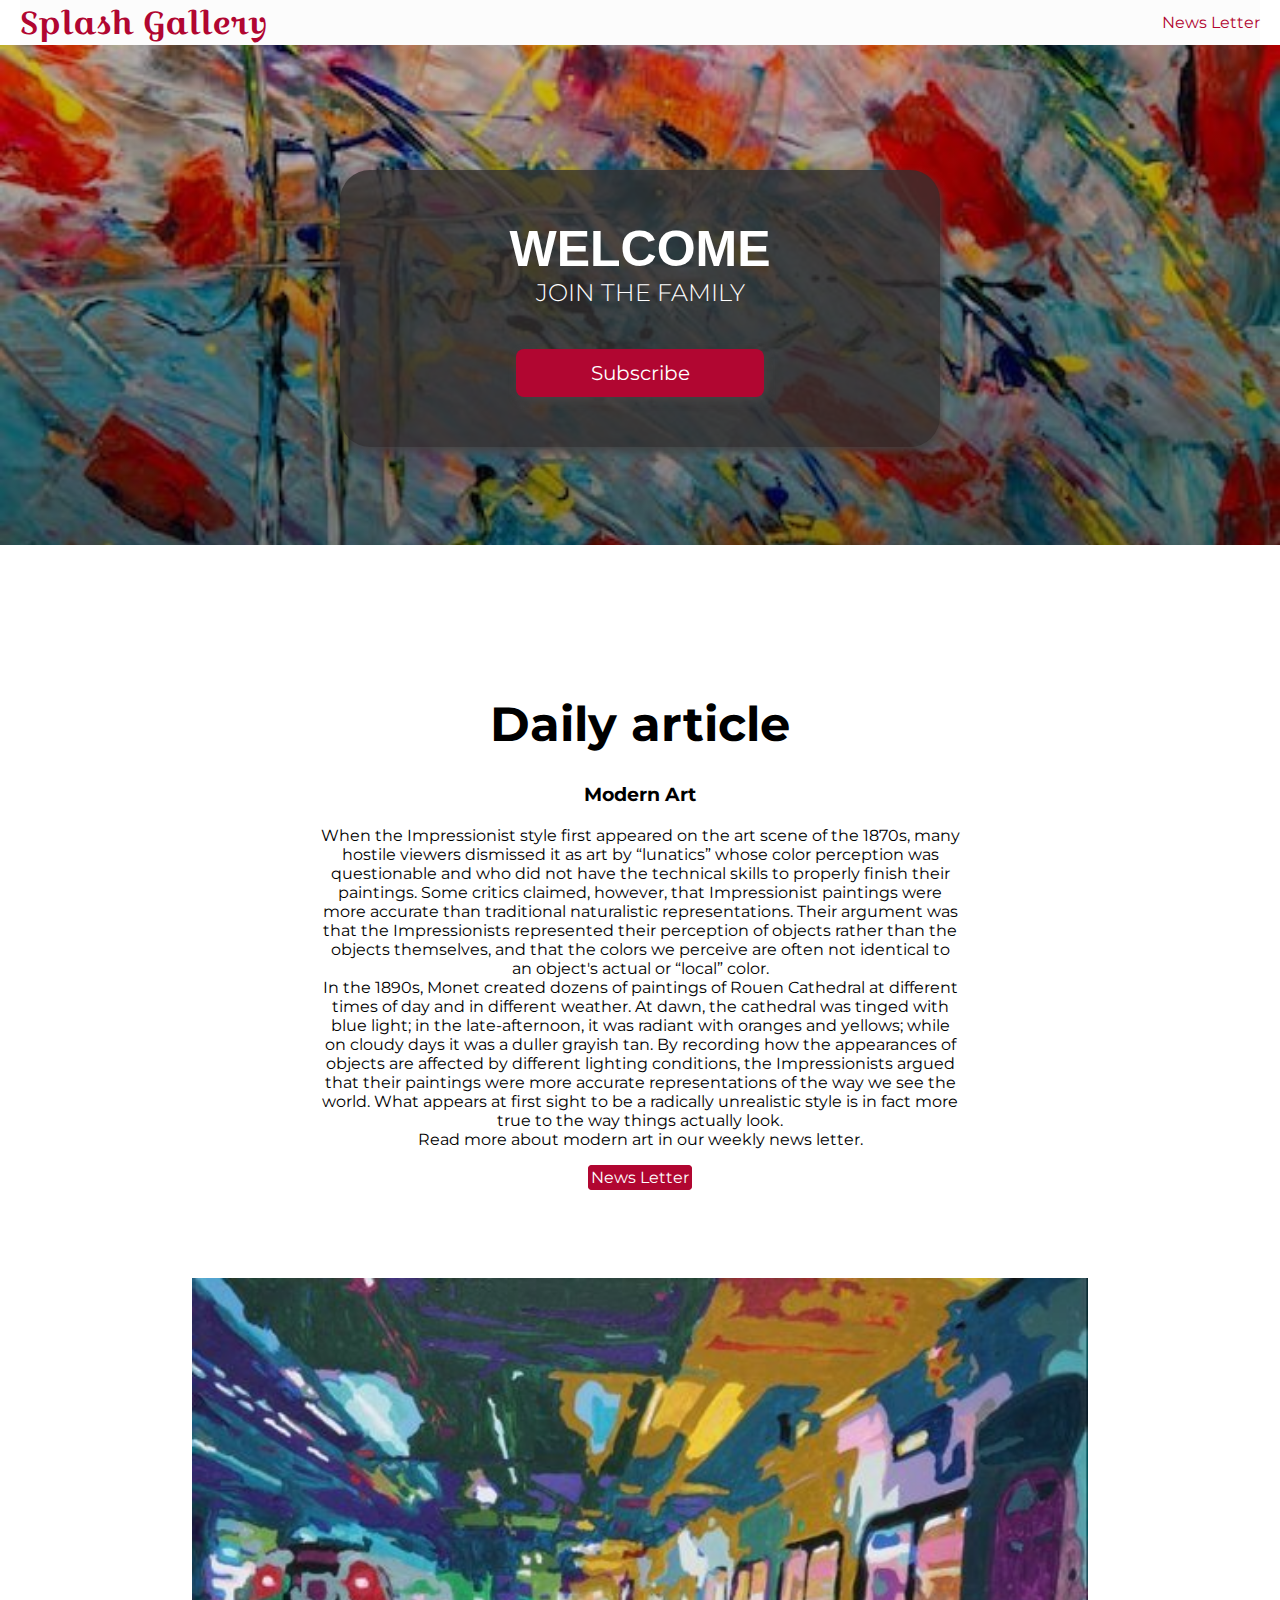
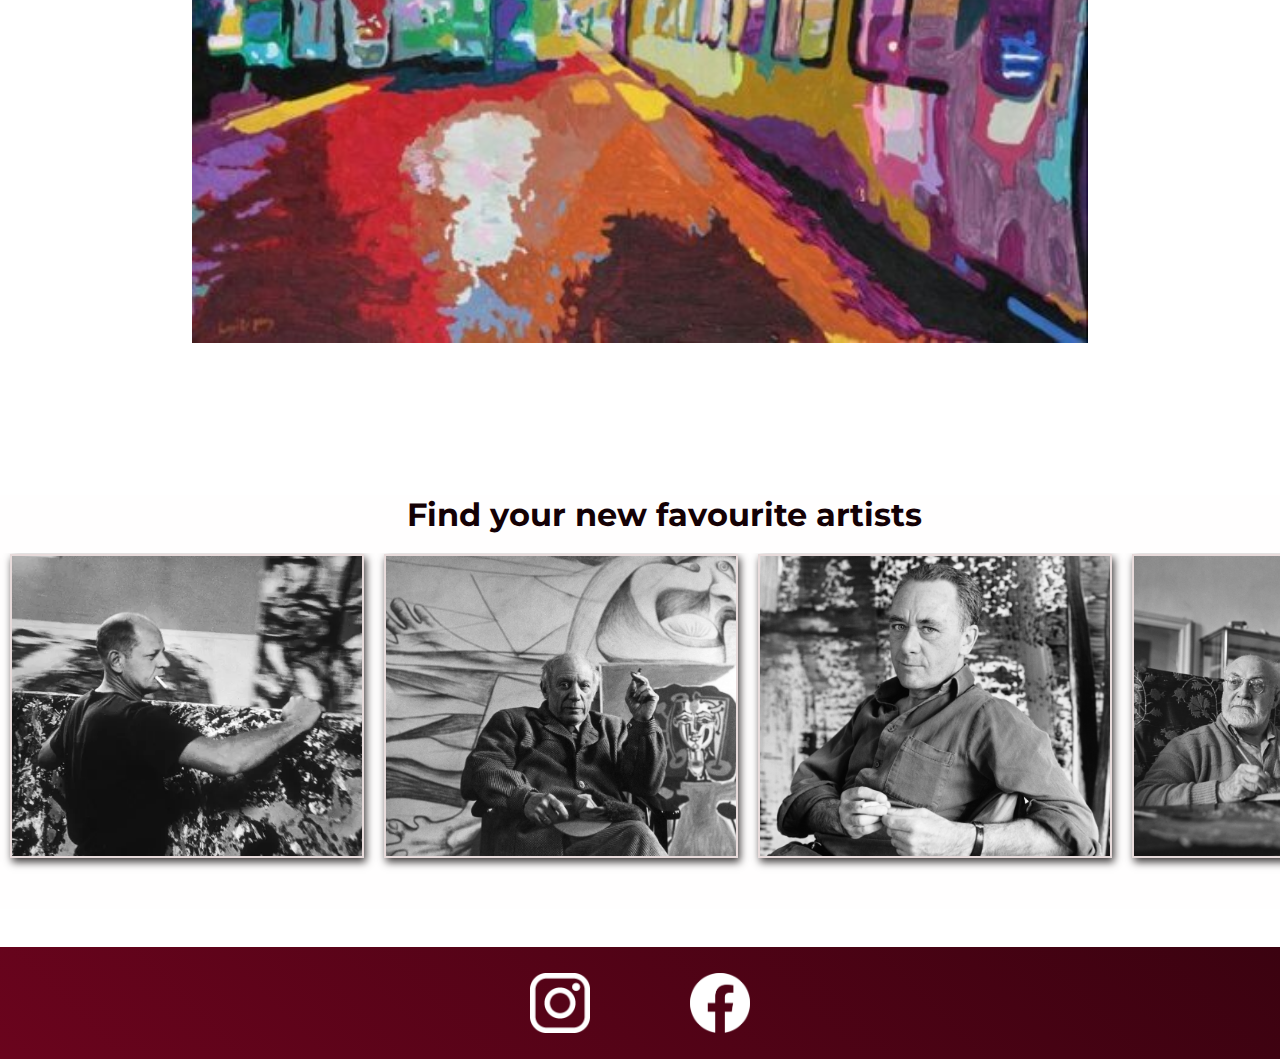
<file: page.html>
<!DOCTYPE html>
<html lang="en">
  <head>
    <meta charset="UTF-8" />
    <meta name="viewport" content="width=device-width, initial-scale=1.0" />
    <link rel="preconnect" href="https://fonts.googleapis.com">
<link rel="preconnect" href="https://fonts.gstatic.com" crossorigin>
<link href="https://fonts.googleapis.com/css2?family=Cormorant+Garamond:ital,wght@0,300;0,400;0,500;0,600;0,700;1,300;1,400;1,600;1,700&family=Croissant+One&family=Dancing+Script:wght@700&family=Fira+Sans:wght@400;700&family=Homemade+Apple&family=Indie+Flower&family=Montserrat:ital,wght@0,100;0,200;0,300;0,400;0,500;0,600;0,800;0,900;1,100;1,200;1,300;1,400;1,500;1,600;1,700;1,800;1,900&family=Mooli&family=Oswald:wght@700&family=Poppins:ital,wght@0,100;0,200;0,300;0,500;0,600;0,700;0,800;1,100;1,200;1,300;1,400;1,500;1,600;1,700;1,800;1,900&family=Sedgwick+Ave&family=Sedgwick+Ave+Display&family=Yellowtail&display=swap" rel="stylesheet">
    <title>Document</title>
    <link rel="stylesheet" href="shared.css" />
    <link rel="stylesheet" href="styles.css" />
  </head>
  <body>
    <header>
      <nav>
        <div class="logo">
          <a href="page.html">Splash Gallery</a>
        </div>
        <ul class="nav-li">
          <li class="nav-list-items"><a href="news-letter.html">News Letter</a></li>
        </ul>
      </nav>
    </header>
    <main>
      <section id="hero">
        <center>
          <div id="hero-content">
            <h1>Welcome</h1>
            <p>Join the family</p>
            <a href="#">Subscribe</a>
          </div>
        </center>
      </section>
      <section style="height: 150px" id="blank"></section>
      <section class="blog">
        <div class="blog-title">
          <h2 class="testi">Daily article</h2>
        </div>
        
      <div class="short-intro">
        <div class="info">
        <h3 style="text-align: center; padding: 20px 0;">Modern Art</h3>
        <p style="text-align: center;">
          When the Impressionist style first appeared on the art scene of the 1870s, many hostile viewers dismissed it as art by “lunatics” whose color perception was questionable and who did not have the technical skills to properly finish their paintings. Some critics claimed, however, that Impressionist paintings were more accurate than traditional naturalistic representations. Their argument was that the Impressionists represented their perception of objects rather than the objects themselves, and that the colors we perceive are often not identical to an object's actual or “local” color.
        </p>
        <p style="text-align: center;" class="hidden-p">In the 1890s, Monet created dozens of paintings of Rouen Cathedral at different times of day and in different weather. At dawn, the cathedral was tinged with blue light; in the late-afternoon, it was radiant with oranges and yellows; while on cloudy days it was a duller grayish tan. By recording how the appearances of objects are affected by different lighting conditions, the Impressionists argued that their paintings were more accurate representations of the way we see the world. What appears at first sight to be a radically unrealistic style is in fact more true to the way things actually look.</p>
        <p style="text-align: center;">Read more about modern art in our weekly news letter.<br> <br> <a href="news-letter.html"> News Letter</a> </p>
      </div>  
      </div>
      <div style="align-self: center; width: 70%; padding-top: 15px;" class="info-photo">
          <img src="images/Modern-Works-of-Art.jpg" alt="">
        </div>
      </section>
      <section style="height: 100px" id="blank"></section>
      <section id="second-section">
        <p>Find your new favourite artists</p>
        
            <div>
                <button class="icon" onclick="scrolll()"><i class="fas fa-angle-left"></i></button>
            </div>
            <div class="cover">
             <ul id="scroll-images">
            <li class="child">
                <a href="https://en.wikipedia.org/wiki/Jackson_Pollock">
                    <img class="child-img" src="images/artist-1.webp" alt="Jackson Pollock">   
                </a>
            </li>
            <li class="child">
                <a href="https://en.wikipedia.org/wiki/Pablo_Picasso">
                    <img class="child-img" src="images/artist-2.jpg" alt="Pablo Picasso">
                </a>
            </li>
            <li class="child">
                <a href="https://en.wikipedia.org/wiki/Gerhard_Richter">
                    <img class="child-img" src="images/artist-3.jpg" alt="Gerhard Richter">    
                </a>
            </li>
            <li class="child">
                <a href="https://en.wikipedia.org/wiki/Henri_Matisse">
                    <img class="child-img" src="images/artist-4.jpg" alt="Henri Matisse">
                </a>
            </li>
            <li class="child">
                <a href="https://en.wikipedia.org/wiki/Andy_Warhol">
                    <img class="child-img" src="images/artist-5.jpg" alt="Andy Warhol">
                </a>
            </li>
            <li class="child">
                <a href="https://en.wikipedia.org/wiki/Salvador_Dal%C3%AD">
                    <img class="child-img" src="images/artist-6.webp" alt="Salvador Dalí">
                </a>
            </li>
        </ul>
        </div>
        <button class="icon" onclick="scrollr()"><i class="fas fa-angle-right"></i></button>

        <script>
            function scrolll(){
                var left=document.querySelector(".scroll-images");
                left.scrollBy(350, 0);
            }
            function scrollr(){
                var right=document.querySelector(".scroll-images");
                right.scrollBy(-350, 0);
            }
        </script>
       
    </section>
    <br>
    <br>
    </main>
    <footer>
        <ul>
          <li>
            <a href="https://www.instagram.com">
              <img src="images/icons/insta.png" alt="Instagram logo"
            /></a>
          </li>
          <li>
            <a href="https://www.facebook.com">
              <img src="images/icons/facebook.png" alt="Facebook logo" />
            </a>
          </li>
        </ul>
      </footer>
  </body>
</html>
</file>
<file: shared.css>
@import url("https://fonts.googleapis.com/css2?family=Dancing+Script:wght@700&family=Montserrat:ital,wght@0,100;0,200;0,300;0,400;0,500;0,600;0,800;0,900;1,100;1,200;1,300;1,400;1,500;1,600;1,700;1,800;1,900&display=swap");

body {
  margin: 0;
  font-family: "Montserrat", sans-serif !important;
  background-color: white;
}

nav {
  background-color: rgba(245, 245, 245, 0.3);
  display: flex;
  align-items: center;
  justify-content: space-between;
  margin: 0 20px;
}

li {
 display: inline;
}

.nav-li li a {
  font-size: 16px;
  text-decoration: none;
  color: #B10631;
}

.nav-li li a:hover {
  color: #6A041D;
}

.logo {
  display: flex;
  justify-content: center;
  align-self: center;
  font-family: "oi", sans-serif;
}

.logo a {
  text-decoration: none;
  color: #B10631;
  font-size: 32px;
  font-family: "Croissant One", cursive;
}

.logo a:hover {
  color: #6A041D;
}

footer {
  background: linear-gradient(45deg, #6A041D, #3B0210);
  padding: 26px 0;
}

footer ul {
  display: flex;
  justify-content: center;
}

footer li {
  width: 60px;
  height: 60px;
  margin: 0 50px;
}

footer img {
  width: 100%;
  height: 100%;
}
</file>
<file: styles.css>
* {
  padding: 0;
  margin: 0;
}

#blank {
  height: 100px;
  background-color: rgba(255, 255, 255, 0.3);
}

#hero {
  height: 500px;
  background-image: linear-gradient(rgba(0, 0, 0, 0.2), rgba(0, 0, 0, 0.5)),
    url("/images/back.jpg");
  background-position: center;
  background-size: cover;
}

#hero-content {
  width: 600px;
  background-color: rgba(51, 47, 47, 0.8);
  box-shadow: 2px 4px 8px rgb(68, 67, 67);
  border-radius: 30px;
  text-align: center;
  padding: 50px 0;
  margin: 0 auto;
  display: flex;
  flex-direction: column;
  flex-wrap: wrap;
  position: relative;
  top: 125px;
}

#hero-content h1 {
  color: white;
  text-transform: uppercase;
  font-size: 50px;
  font-family: "Raleway", sans-serif;
  margin: 0;
}

#hero-content p {
  color: white;
  text-transform: uppercase;
  font-size: 24px;
  font-weight: 300;
  margin-bottom: 42px;
}

#hero-content a {
  text-decoration: none;
  background-color: #b10631;
  padding: 12px 24px;
  color: white;
  font-size: 20px;
  border-radius: 8px;
  box-shadow: 2px 4px 8px rgb(68, 67, 67);
  width: 200px;
  align-self: center;
}

#hero-content a:hover {
  background-color: white;
  color: #6a041d;
}

.testt {
  display: flex;
  
}

.blog {
 display: flex;
  flex-direction: column;
}


.blog-title {
  text-align: center;
  padding-bottom: 10px;
  font-size: 32px;
}

.short-intro {
  display: flex;
  justify-content: center;
  height: 500px;
  
}

.info {
  width: 50%;
  background-color: white;
  
}

.info a {
  text-decoration: none;
  color: white;
  background-color: #b10631;
  border: 0.5px solid #b10631;
  border-radius: 4px;
  padding: 2px;
}

.info a:hover {
  border-color: #6a041d;
  background-color: #6a041d;
  color: white;
}

.info-photo {
  width: 50%;
}

.info-photo img {
  width: 100%;
  height: 100%;
  object-fit: cover;
}

#second-section {
  margin: 0;
  padding: 0;
  box-sizing: border-box;
  background-color: rgb(255, 254, 254);
}

#second-section p {
  margin-top: 3rem;
  margin-left: 3rem;
  font-size: 2rem;
  font-weight: bold;
  color: #140105;
  text-align: center;
}

.coveri {
  position: relative;
  width: 70%;
  height: 50%;
  margin-left: 10rem;
}


#scroll-images {
  width: 100%;
  height: auto;
  display: flex;
  justify-content: left;
  align-items: center;
  overflow: auto;
  position: relative;
  scroll-behavior: smooth;
}

#scroll-images::-webkit-scrollbar {
  width: 3px;
}

#scroll-images::-webkit-scrollbar-thumb {
  background-color: #6a041d;
  border-radius: 6px;
}

#scroll-images::-webkit-scrollbar-thumb:hover {
  background-color: #b10631;
}

.child {
  min-width: 350px;
  height: 300px;
  margin: 1px 10px;
  cursor: pointer;
  border: 1px solid white;
  overflow: hidden;
  border: 2px solid rgb(232, 219, 219);
  box-shadow: 2px 4px 8px rgb(61, 58, 58);
  margin-bottom: 2rem;
}

.child img {
  width: 100%;
  height: 100%;
  object-fit: cover;
}

.icon {
  color: rgb(245, 232, 232);
  background-color: rgb(249, 235, 235);
  font-size: 50px;
  outline: none;
  border: none;
  padding: 0px 20px;
  cursor: pointer;
}

/* Media query for screens with a maximum width of 768px (typical for mobile devices) */
@media (max-width: 768px) {
  #hero {
    height: 220px; /* Allow the section to adjust its height based on content */
    background-size: cover; /* Maintain background image cover */
  }

  #hero-content {
    width: 70%; /* Adjust the width to fit the screen */
    padding: 20px; /* Reduce padding for mobile */
    top: 30px; /* Adjust the position from the top */
  }

  #hero-content h1 {
    font-size: 24px; /* Decrease font size for mobile */
  }

  #hero-content p {
    font-size: 14px; /* Decrease font size for mobile */
    margin-bottom: 20px; /* Adjust margin for mobile */
  }

  #hero-content a {
    font-size: 12px; /* Decrease font size for mobile */
  }

  .testi {
    margin-top: -1em;
    font-size: 30px;
  }
  

  .hidden-p {
    display: none;
  }


  .short-intro {
    flex-direction: column;
    padding: 10px;
  }

  .info {
    width: 100%;
  }

  .info-photo {
    width: 100%;
  }

  .coveri {
    width: 100%;
    margin-left: 0;
  }

  .blog {
    display: flex;
    flex-direction: column;
  }

}
</file>
